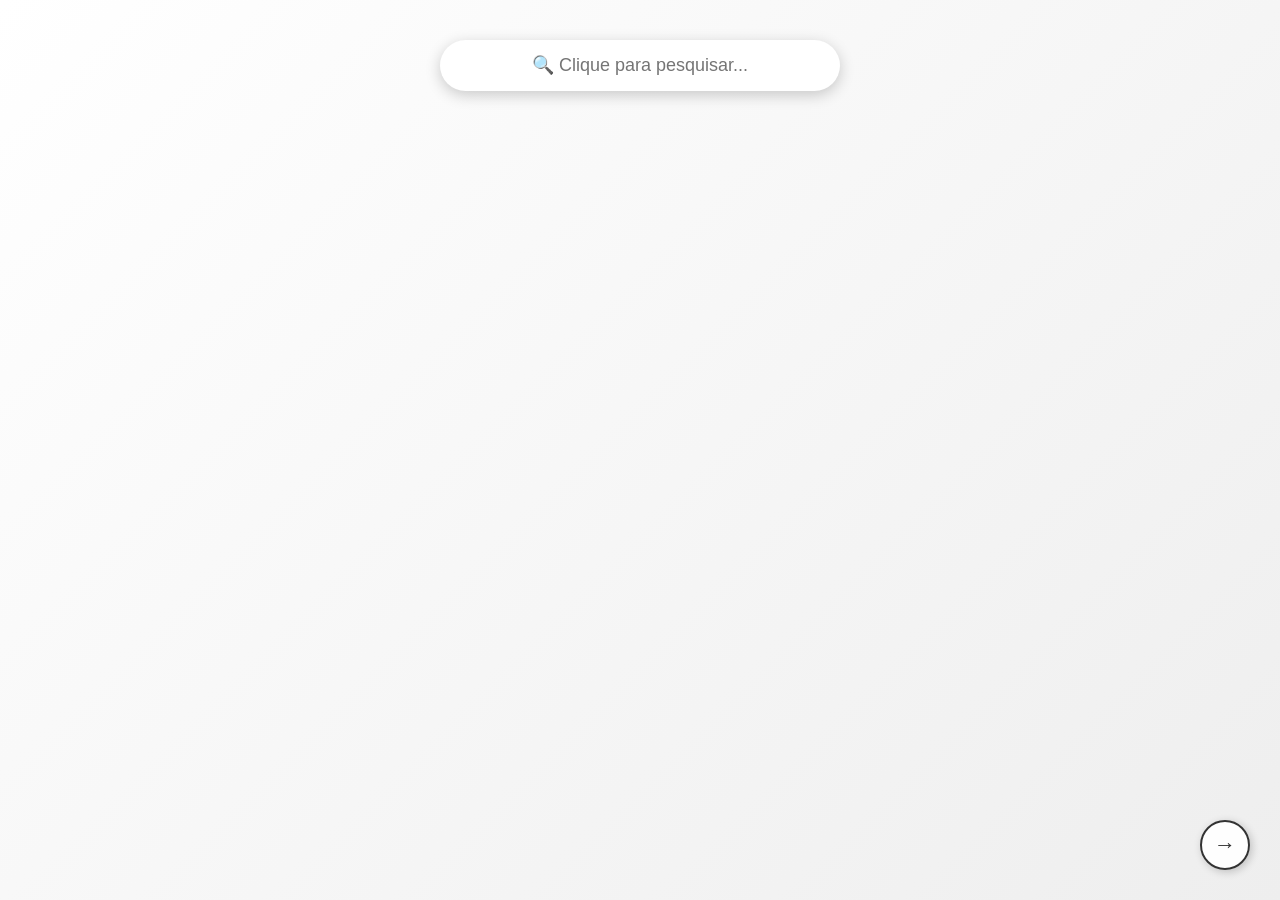
<file: assets/pages/abr-jun.html>
<!DOCTYPE html>
<html lang="pt-BR">
<head>
    <meta charset="UTF-8">
    <meta name="viewport" content="width=device-width, initial-scale=1.0">
    <title>Nosso 4º Trimestre</title>
    <link rel="stylesheet" href="../css/style-abr.css">
</head>
<body>
    <div class="container">
        <div class="search-container">
            <input type="text" id="searchInput" placeholder="🔍 Clique para pesquisar..." readonly>
            
            <div class="options-dropdown" id="optionsDropdown">
                <div class="option-item" onclick="selectOption('VMZ e Nikmouu - Ainda Te Amo', 'nature')">
                    <span class="option-icon">🫶</span>
                    <span>VMZ e Nikmouu - Ainda Te Amo</span>
                </div>
                <div class="option-item" onclick="selectOption('Bruno Mars - Risk It All', 'tech')">
                    <span class="option-icon">😍</span>
                    <span>Bruno Mars - Risk It All</span>
                </div>
                <div class="option-item" onclick="selectOption('Joji - Like You Do', 'music')">
                    <span class="option-icon">👩‍❤️‍👨</span>
                    <span>Joji - Like You Do</span>
                </div>
                <div class="option-item" onclick="selectOption('Wilian Nascimento - Era Você', 'travel')">
                    <span class="option-icon">🫵</span>
                    <span>Wilian Nascimento - Era Você</span>
                </div>
                <div class="option-item" onclick="selectOption('Cael Gomess - Louco por Você', 'food')">
                    <span class="option-icon">😻</span>
                    <span>Cael Gomess - Louco por Você</span>
                </div>
                <div class="option-item" onclick="selectOption('Cassiane - O Tempo Não Pode Apagar', 'art')">
                    <span class="option-icon">💍</span>
                    <span>Cassiane - O Tempo Não Pode Apagar</span>
                </div>
            </div>
        </div>
        
        <div id="imagesContainer"></div>
    </div>
    
    <audio id="audioPlayer" loop style="display: none;"></audio>

    <a href="../pages/now-4ever.html" class="anchor-btn" title="Próxima página"><span class="arrow">→</span></a>

    <script lang="javascript" src="../script.js"></script>
</body>
</html>
</file>
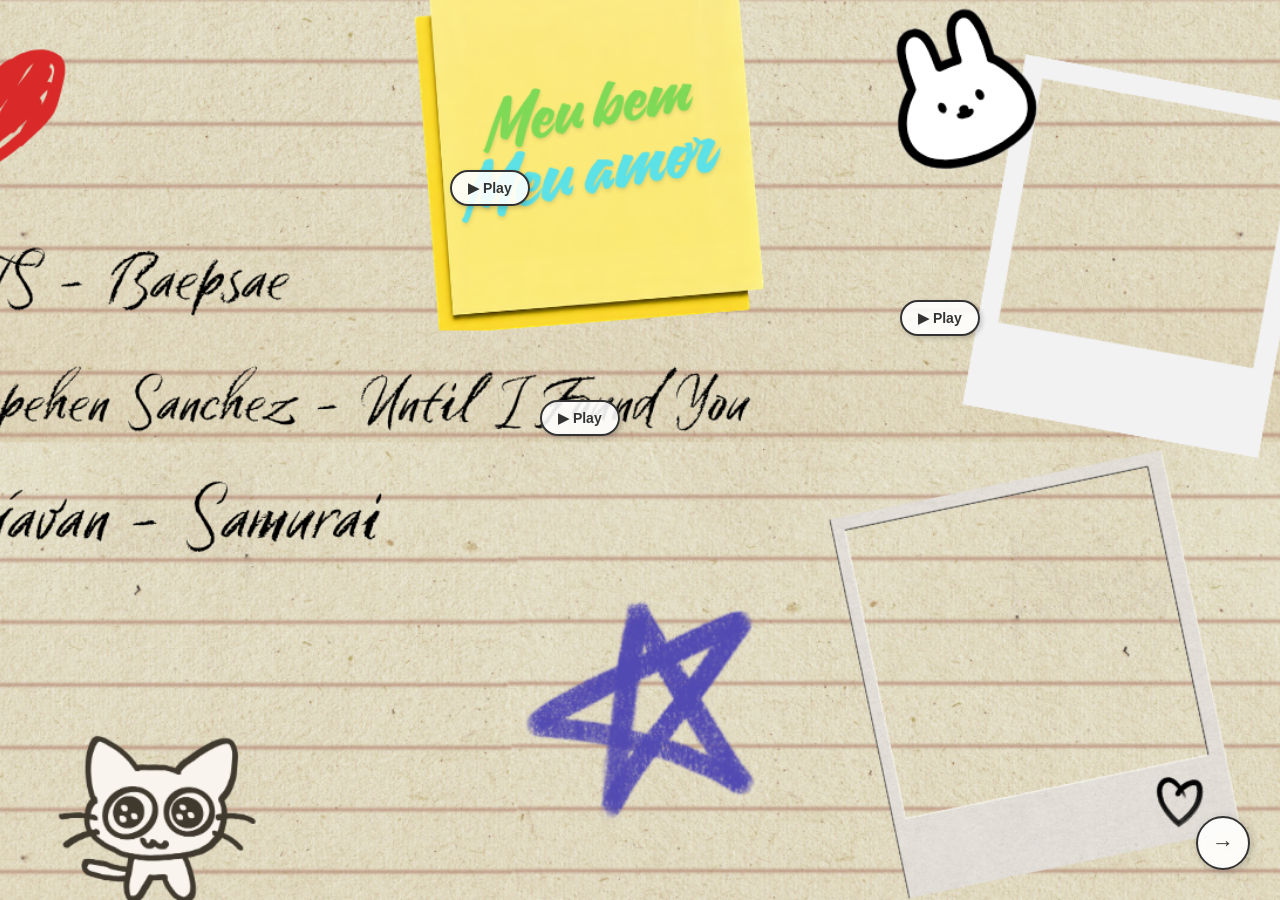
<file: assets/pages/before.html>
<!DOCTYPE html>
<html lang="pt-BR">
<head>
    <meta charset="UTF-8">
    <meta name="viewport" content="width=device-width, initial-scale=1.0">
    <title>Antes de Tudo</title>
    <link rel="stylesheet" href="../css/style-before.css">
</head>
<body>
    <div class="music-button-wrapper" style="top: 170px; left: 450px;">
        <button class="music-btn" onclick="selectOption('BTS - BAEPSAE', 'culture')">
            ▶ Play
        </button>
    </div>

    <div class="music-button-wrapper" style="top: 300px; left: 900px;">
        <button class="music-btn" onclick="selectOption('Stephen Sanchez', 'fantasy')">
            ▶ Play
        </button>
    </div>

    <div class="music-button-wrapper" style="top: 400px; left: 540px;">
        <button class="music-btn" onclick="selectOption('Djavan - Samurai', 'mystery')">
            ▶ Play
        </button>
    </div>

    <a href="../pages/jul-set.html" class="anchor-btn" title="Próxima página">
    <span class="arrow">→</span>
    </a>
    
    <audio id="audioPlayer" loop style="display: none;"></audio>
    <script src="../script.js"></script>
</body>
</html>
</file>
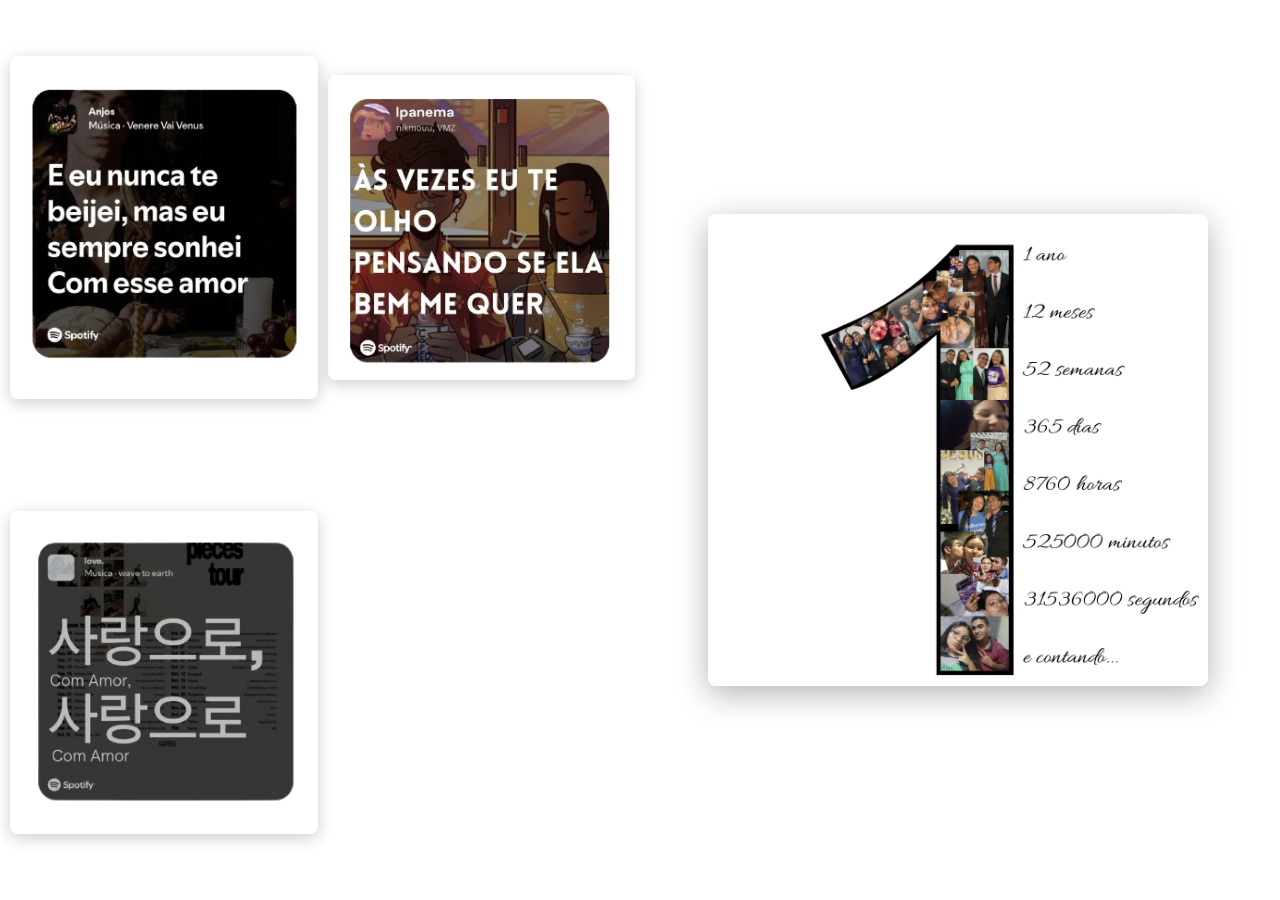
<file: assets/pages/now-4ever.html>
<!DOCTYPE html>
<html lang="pt-br">
<head>
    <meta charset="UTF-8">
    <meta name="viewport" content="width=device-width, initial-scale=1.0">
    <title>Agora e Para Sempre</title>
    <link rel="stylesheet" href="../css/now.css">
</head>
<body>
    <div class="container">

        <div class="lado-esquerdo">
            <img id="anjos" src="../images/now/right/anjos.png" onclick="mudaImg('../images/now/left/anj.png', '../musics/now/Venere Vai Venus - Anjos.mp3', '../videos/video-1.mp4', 'tema-anjos')">
            <img id="ipa" src="../images/now/right/ipanemaa.png" onclick="mudaImg('../images/now/left/ipa.png', '../musics/now/Nikmouu - Ipanema.mp3', '../videos/video-2.mp4', 'tema-ipanema')">
            <img id="love" src="../images/now/right/love.png" onclick="mudaImg('../images/now/left/die.png', '../musics/now/wave to earth - love.mp3', '../videos/video-3.mp4', 'tema-love')">
            
            <video id="videoPlayer" controls autoplay loop style="display: none;">
                <source src="" type="video/mp4">
            </video>
        </div>

        <div class="lado-direito">
            <img id="base" src="../images/now/left/base.png" alt="Imagem principal">
        </div>
    </div>

    <audio id="audioPlayer" loop style="display: none;"></audio>
    
    <script lang="javascript">
        function mudaImg(novaImg, music, video, tema) {
            const base = document.getElementById('base');
            const videoPlayer = document.getElementById('videoPlayer');
            
            base.style.opacity = '0';
            
            setTimeout(() => {
                base.src = novaImg;
                base.style.opacity = '1';
            }, 300);

            if (video) {
                videoPlayer.src = video;
                videoPlayer.style.display = 'block';
                videoPlayer.load();
            }

            document.body.classList.remove('tema-anjos', 'tema-ipanema', 'tema-love');
            if (tema) {
                document.body.classList.add(tema);
            }

            const musicPath = music;
            console.log('Tentando tocar:', musicPath);
            
            if (musicPath && audioPlayer) {
                audioPlayer.src = musicPath;
                audioPlayer.style.display = 'block';
                
                const playPromise = audioPlayer.play();
                if (playPromise !== undefined) {
                    playPromise.then(() => {
                        console.log('Música tocando!');
                    }).catch(error => {
                        console.log('Erro ao reproduzir:', error);
                    });
                }
            } else {
                console.log('Música não encontrada para o índice:', indiceAtual);
            }
        }
    </script>
</body>
</html>
</file>
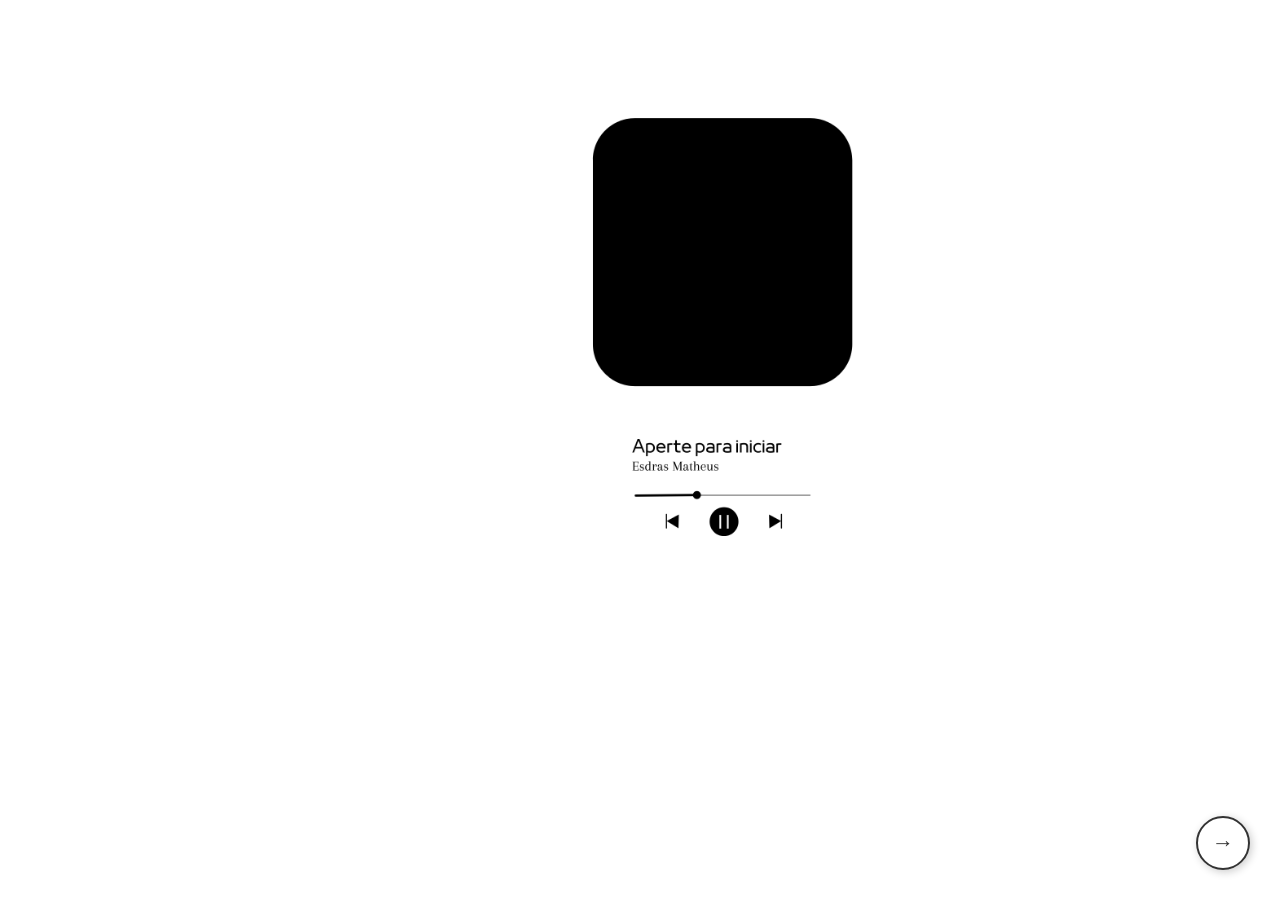
<file: assets/pages/out-dez.html>
<!DOCTYPE html>
<html lang="pt-br">
<head>
    <meta charset="UTF-8">
    <meta name="viewport" content="width=device-width, initial-scale=1.0">
    <title>Nosso 2º Trimestre</title>
    <link rel="stylesheet" href="../css/style-out.css">
</head>
<body>

    <img id="imagemClicavel" src="../images/2nd/base.png" alt="" style="left:500px;display: flex; align-items: center; justify-content: center; position: absolute; width:440px; border-radius:80px; top:30px" class="imagem-trocavel">

    <a href="./jan-mar.html" class="anchor-btn" title="Próxima página"><span class="arrow">→</span></a>

    <audio id="audioPlayer" loop style="display: none;"></audio>

    <script lang="javascript">
const listaDeImagens = [
    '../images/2nd/apego.png',
    '../images/2nd/golden.png',
    '../images/2nd/her.png',
    '../images/2nd/luz.png',
    '../images/2nd/mares.png',
    '../images/2nd/when.png'
];

const musicasDatabase = [
    '../musics/2nd/Apego - Alec - Alec (youtube).mp3',
    '../musics/2nd/JVKE - golden hour (official music video) - JVKE (youtube).mp3', 
    '../musics/2nd/JVKE - her (official lyric video) - JVKE (youtube).mp3',
    '../musics/2nd/Miúcha, Antonio Carlos Jobim - Pela Luz dos Olhos Teus (Pseudo Vídeo) - MiuchaeTomJobimVEVO (youtube).mp3',
    '../musics/2nd/PEDRO VALENÇA E GABRIELA STEHLING - Tantos Mares (Vídeo Oficial) - Pedro Valença (youtube).mp3',
    '../musics/2nd/Bruno Mars - When I Was Your Man (Official Music Video) - Bruno Mars (youtube).mp3'
];

const coresDeFundo = [
    '../images/2nd/bg/alec.jpg',
    '../images/2nd/bg/hour.jpg',
    '../images/2nd/bg/ela.jpg',
    '../images/2nd/bg/olhos.jpg',
    '../images/2nd/bg/tantos.jpg',
    '../images/2nd/bg/mars.jpg'
    ]

let indiceAtual = 0;
const imagemElemento = document.getElementById('imagemClicavel');

if (imagemElemento) {
    imagemElemento.addEventListener('click', function() {
        indiceAtual++;
        
        if (indiceAtual >= listaDeImagens.length) {
            indiceAtual = 0;
        }
        
        imagemElemento.src = listaDeImagens[indiceAtual];

        const musicPath = musicasDatabase[indiceAtual];
        console.log('Tentando tocar:', musicPath);
        
        if (musicPath && audioPlayer) {
            audioPlayer.src = musicPath;
            audioPlayer.style.display = 'block';
            
            const playPromise = audioPlayer.play();
            if (playPromise !== undefined) {
                playPromise.then(() => {
                    console.log('Música tocando!');
                }).catch(error => {
                    console.log('Erro ao reproduzir:', error);
                });
            }
        } else {
            console.log('Música não encontrada para o índice:', indiceAtual);
        }
        const corAtual = coresDeFundo[indiceAtual];
        if (corAtual) {
            document.body.style.backgroundImage = `url(${corAtual})`;}
    });
    
}
    </script>
</body>
</html>
</file>
<file: assets/css/style-abr.css>
* {
    margin: 0;
    padding: 0;
    box-sizing: border-box;
}

body {
    font-family: 'Segoe UI', Tahoma, Geneva, Verdana, sans-serif;
    background: linear-gradient(135deg, #ffffff 0%, #eeeeee 100%);
    min-height: 100vh;
    padding: 20px;
}

.container {
    max-width: 1200px;
    margin: 0 auto;
}

.search-container {
    position: relative;
    display: flex;
    justify-content: center;
    margin-bottom: 40px;
    padding-top: 20px;
}

#searchInput {
    width: 400px;
    padding: 15px 25px;
    font-size: 18px;
    border: none;
    border-radius: 50px;
    box-shadow: 0 4px 15px rgba(0,0,0,0.2);
    cursor: pointer;
    background: white;
    color: #666;
    text-align: center;
    outline: none;
    transition: all 0.3s ease;
}

#searchInput:hover:not(:disabled) {
    box-shadow: 0 6px 20px rgba(0,0,0,0.3);
    transform: translateY(-2px);
}

#searchInput:disabled {
    opacity: 0.6;
    cursor: not-allowed;
}

.options-dropdown {
    position: absolute;
    top: 80px;
    left: 50%;
    transform: translateX(-50%);
    background: white;
    border-radius: 15px;
    box-shadow: 0 10px 30px rgba(0,0,0,0.3);
    width: 400px;
    overflow: hidden;
    display: none;
    z-index: 1000;
    animation: slideDown 0.3s ease;
}

@keyframes slideDown {
    from {
        opacity: 0;
        transform: translateX(-50%) translateY(-10px);
    }
    to {
        opacity: 1;
        transform: translateX(-50%) translateY(0);
    }
}

.option-item {
    padding: 15px 25px;
    cursor: pointer;
    transition: all 0.2s;
    border-bottom: 1px solid #f0f0f0;
    display: flex;
    align-items: center;
    gap: 10px;
}

.option-item:last-child {
    border-bottom: none;
}

.option-item:hover {
    background: #f8f9ff;
    padding-left: 30px;
}

.option-icon {
    font-size: 20px;
}

#imagesContainer {
    display: grid;
    grid-template-columns: repeat(2, 1fr);
    gap: 15px;
    max-width: 900px;
    margin: 20px auto;
    padding: 10px;
}

.image-card {
    border-radius: 10px;
    overflow: hidden;
    box-shadow: 0 2px 8px rgba(0,0,0,0.1);
    cursor: pointer;
    transition: transform 0.2s;
}

.image-card:hover {
    transform: translateY(-3px);
    box-shadow: 0 4px 12px rgba(0,0,0,0.15);
}

.image-card img {
    width: 100%;
    height: auto;
    object-fit: contain;
    display: block;
}

.text-overlay {
    position: fixed;
    top: 0;
    left: 0;
    width: 100%;
    height: 100%;
    background: rgba(0, 0, 0, 0.85);
    display: flex;
    align-items: center;
    justify-content: center;
    z-index: 10000;
    opacity: 0;
    pointer-events: none;
    transition: opacity 0.5s ease;
    cursor: pointer;
}

.text-overlay.show {
    opacity: 1;
    pointer-events: auto;
}

.big-text {
    font-size: 8vw;
    font-weight: bold;
    text-align: center;
    padding: 20px;
    text-shadow: 0 0 30px rgba(255, 255, 255, 0.3);
    animation: pulse 2s ease-in-out infinite;
    max-width: 90%;
    line-height: 1.2;
}

@keyframes pulse {
    0%, 100% {
        transform: scale(1);
    }
    50% {
        transform: scale(1.05);
    }
}

@media (max-width: 768px) {
    #searchInput, .options-dropdown {
        width: 90%;
    }
    
    .big-text {
        font-size: 12vw;
    }
}

@media (max-width: 480px) {
    .big-text {
        font-size: 14vw;
    }
}

.anchor-btn {
    position: fixed;
    bottom: 30px;
    right: 30px;
    width: 50px;
    height: 50px;
    background: rgba(255, 255, 255, 0.9);
    border: 2px solid #333;
    border-radius: 50%;
    display: flex;
    align-items: center;
    justify-content: center;
    text-decoration: none;
    color: #333;
    font-size: 22px;
    font-weight: bold;
    cursor: pointer;
    transition: all 0.3s ease;
    box-shadow: 2px 2px 8px rgba(0, 0, 0, 0.2);
    z-index: 100;
}

.anchor-btn:hover {
    background: #ff6b9d;
    color: white;
    border-color: #ff6b9d;
    transform: scale(1.15) translateX(5px);
    box-shadow: 3px 3px 12px rgba(255, 107, 157, 0.5);
}

.anchor-btn:active {
    transform: scale(0.95);
}

.arrow {
    display: inline-block;
    transition: transform 0.3s ease;
}

.anchor-btn:hover .arrow {
    transform: translateX(3px);
}
</file>
<file: assets/css/style-before.css>
body {
    margin: 0;
    background-image: url('../images/before/base.png');
    background-size: cover;
    background-position: center;
    min-height: 100vh;
    position: relative;
}

.music-button-wrapper {
    position: absolute;
}

.music-btn {
    padding: 8px 16px;
    background: rgba(255, 255, 255, 0.9);
    border: 2px solid #333;
    border-radius: 20px;
    font-family: 'Comic Sans MS', cursive, sans-serif;
    font-size: 14px;
    font-weight: bold;
    color: #333;
    cursor: pointer;
    transition: all 0.3s ease;
    box-shadow: 2px 2px 5px rgba(0, 0, 0, 0.2);
}

.music-btn:hover {
    background: #ff6b9d;
    color: white;
    border-color: #ff6b9d;
    transform: scale(1.1);
    box-shadow: 3px 3px 8px rgba(255, 107, 157, 0.4);
}

.music-btn:active {
    transform: scale(0.95);
}

.music-btn.playing {
    background: #4caf50;
    color: white;
    border-color: #4caf50;
    animation: pulse 1.5s infinite;
}

@keyframes pulse {
    0%, 100% {
        box-shadow: 0 0 0 0 rgba(76, 175, 80, 0.7);
    }
    50% {
        box-shadow: 0 0 0 10px rgba(76, 175, 80, 0);
    }
}

.anchor-btn {
    position: fixed;
    bottom: 30px;
    right: 30px;
    width: 50px;
    height: 50px;
    background: rgba(255, 255, 255, 0.9);
    border: 2px solid #333;
    border-radius: 50%;
    display: flex;
    align-items: center;
    justify-content: center;
    text-decoration: none;
    color: #333;
    font-size: 22px;
    font-weight: bold;
    cursor: pointer;
    transition: all 0.3s ease;
    box-shadow: 2px 2px 8px rgba(0, 0, 0, 0.2);
    z-index: 100;
}

.anchor-btn:hover {
    background: #ff6b9d;
    color: white;
    border-color: #ff6b9d;
    transform: scale(1.15) translateX(5px);
    box-shadow: 3px 3px 12px rgba(255, 107, 157, 0.5);
}

.anchor-btn:active {
    transform: scale(0.95);
}

.arrow {
    display: inline-block;
    transition: transform 0.3s ease;
}

.anchor-btn:hover .arrow {
    transform: translateX(3px);
}
</file>
<file: assets/css/now.css>
* {
    margin: 0;
    padding: 0;
    box-sizing: border-box;
}

body {
    font-family: Arial, sans-serif;
    background-color: #ffffff;
}
body.tema-anjos {
    background: linear-gradient(135deg, #FFD700, #FFA500, #FFEC8B, #FF8C00, #FFD700);
    background-size: 400% 400%;
    animation: fluxoAnjos 12s ease infinite;
}

@keyframes fluxoAnjos {
    0% { background-position: 0% 50%; }
    50% { background-position: 100% 50%; }
    100% { background-position: 0% 50%; }
}

body.tema-ipanema {
    background: linear-gradient(135deg, #FF0000, #DC143C, #FF6347, #B22222, #FF4500);
    background-size: 400% 400%;
    animation: fluxoIpanema 12s ease infinite;
}

@keyframes fluxoIpanema {
    0% { background-position: 0% 50%; }
    50% { background-position: 100% 50%; }
    100% { background-position: 0% 50%; }
}

body.tema-love {
    background: linear-gradient(135deg, #1E90FF, #4169E1, #87CEEB, #0000CD, #00BFFF);
    background-size: 400% 400%;
    animation: fluxoLove 12s ease infinite;
}

@keyframes fluxoLove {
    0% { background-position: 0% 50%; }
    50% { background-position: 100% 50%; }
    100% { background-position: 0% 50%; }
}

.container {
    display: grid;
    grid-template-columns: 1fr 1fr;
    height: 100vh;
    gap: 10px;
    padding: 10px;
}

.lado-direito {
    height: 100%;
    overflow: hidden;
    display: flex;
    align-items: center;
    justify-content: center;

}

.lado-direito img {
    max-width: 80%;
    max-height: 90%;
    width: auto;
    height: auto;
    object-fit: contain;
    display: block;
    border-radius: 8px;
    box-shadow: 0 8px 32px rgba(0, 0, 0, 0.3);
    transition: box-shadow 0.5s ease;
}

.lado-esquerdo {
    display: grid;
    grid-template-columns: 1fr 1fr;
    grid-template-rows: 1fr 1fr;
    gap: 10px;
    height: 100%;
    place-items: center;
}

.lado-esquerdo img {
    max-width: 100%;
    max-height: 100%;
    width: auto;
    height: auto;
    object-fit: cover;
    display: block;
    border-radius: 8px;
    cursor: pointer;
    
    box-shadow: 0 4px 16px rgba(0, 0, 0, 0.2);
    transition: transform 0.3s ease, box-shadow 0.3s ease;
}

.lado-esquerdo img:hover {
    transform: scale(1.05);
    box-shadow: 0 8px 24px rgba(0, 0, 0, 0.3);
}

#videoPlayer {
    grid-column: 2;
    grid-row: 2;
    max-width: 100%;
    max-height: 100%;
    width: 60%;
    height: 60%;
    object-fit: cover;
    border-radius: 8px;
    box-shadow: 0 4px 16px rgba(0, 0, 0, 0.2);
}

@media (max-width: 768px) {
    .container {
        grid-template-columns: 1fr;
        height: auto;
    }

    .lado-direito {
        height: 50vh;
    }

    .lado-esquerdo{
        height: auto;
        grid-template-columns: 1fr;
        grid-template-rows: auto;
    }

    .lado-esquerdo img {
        height: 200px;
    }

    #videoPlayer {
        grid-column: 1;
        grid-row: 4;
        height: 250px;
    }
}
</file>
<file: assets/css/style-out.css>
body {
    background-size: cover;
    background-position: center;
    background-repeat: no-repeat;
    background-attachment: fixed;
    transition: background-image 0.8s ease-in-out;
    margin: 0;
    min-height: 100vh;
}

.music-button-wrapper {
    position: absolute;
}

.music-btn {
    padding: 8px 16px;
    background: rgba(255, 255, 255, 0.9);
    border: 2px solid #333;
    border-radius: 20px;
    font-family: 'Comic Sans MS', cursive, sans-serif;
    font-size: 14px;
    font-weight: bold;
    color: #333;
    cursor: pointer;
    transition: all 0.3s ease;
    box-shadow: 2px 2px 5px rgba(0, 0, 0, 0.2);
}

.music-btn:hover {
    background: #ff6b9d;
    color: white;
    border-color: #ff6b9d;
    transform: scale(1.1);
    box-shadow: 3px 3px 8px rgba(255, 107, 157, 0.4);
}

.music-btn:active {
    transform: scale(0.95);
}

.music-btn.playing {
    background: #4caf50;
    color: white;
    border-color: #4caf50;
    animation: pulse 1.5s infinite;
}

@keyframes pulse {
    0%, 100% {
        box-shadow: 0 0 0 0 rgba(76, 175, 80, 0.7);
    }
    50% {
        box-shadow: 0 0 0 10px rgba(76, 175, 80, 0);
    }
}

.anchor-btn {
    position: fixed;
    bottom: 30px;
    right: 30px;
    width: 50px;
    height: 50px;
    background: rgba(255, 255, 255, 0.9);
    border: 2px solid #333;
    border-radius: 50%;
    display: flex;
    align-items: center;
    justify-content: center;
    text-decoration: none;
    color: #333;
    font-size: 22px;
    font-weight: bold;
    cursor: pointer;
    transition: all 0.3s ease;
    box-shadow: 2px 2px 8px rgba(0, 0, 0, 0.2);
    z-index: 100;
}

.anchor-btn:hover {
    background: #ff6b9d;
    color: white;
    border-color: #ff6b9d;
    transform: scale(1.15) translateX(5px);
    box-shadow: 3px 3px 12px rgba(255, 107, 157, 0.5);
}

.anchor-btn:active {
    transform: scale(0.95);
}

.arrow {
    display: inline-block;
    transition: transform 0.3s ease;
}

.anchor-btn:hover .arrow {
    transform: translateX(3px);
}
.imagem-trocavel {
    transition: opacity 0.3s ease-in-out;
    cursor: pointer;
}

.imagem-trocavel:active {
    opacity: 0.7;
    background-color: #ab1414;
}
</file>
